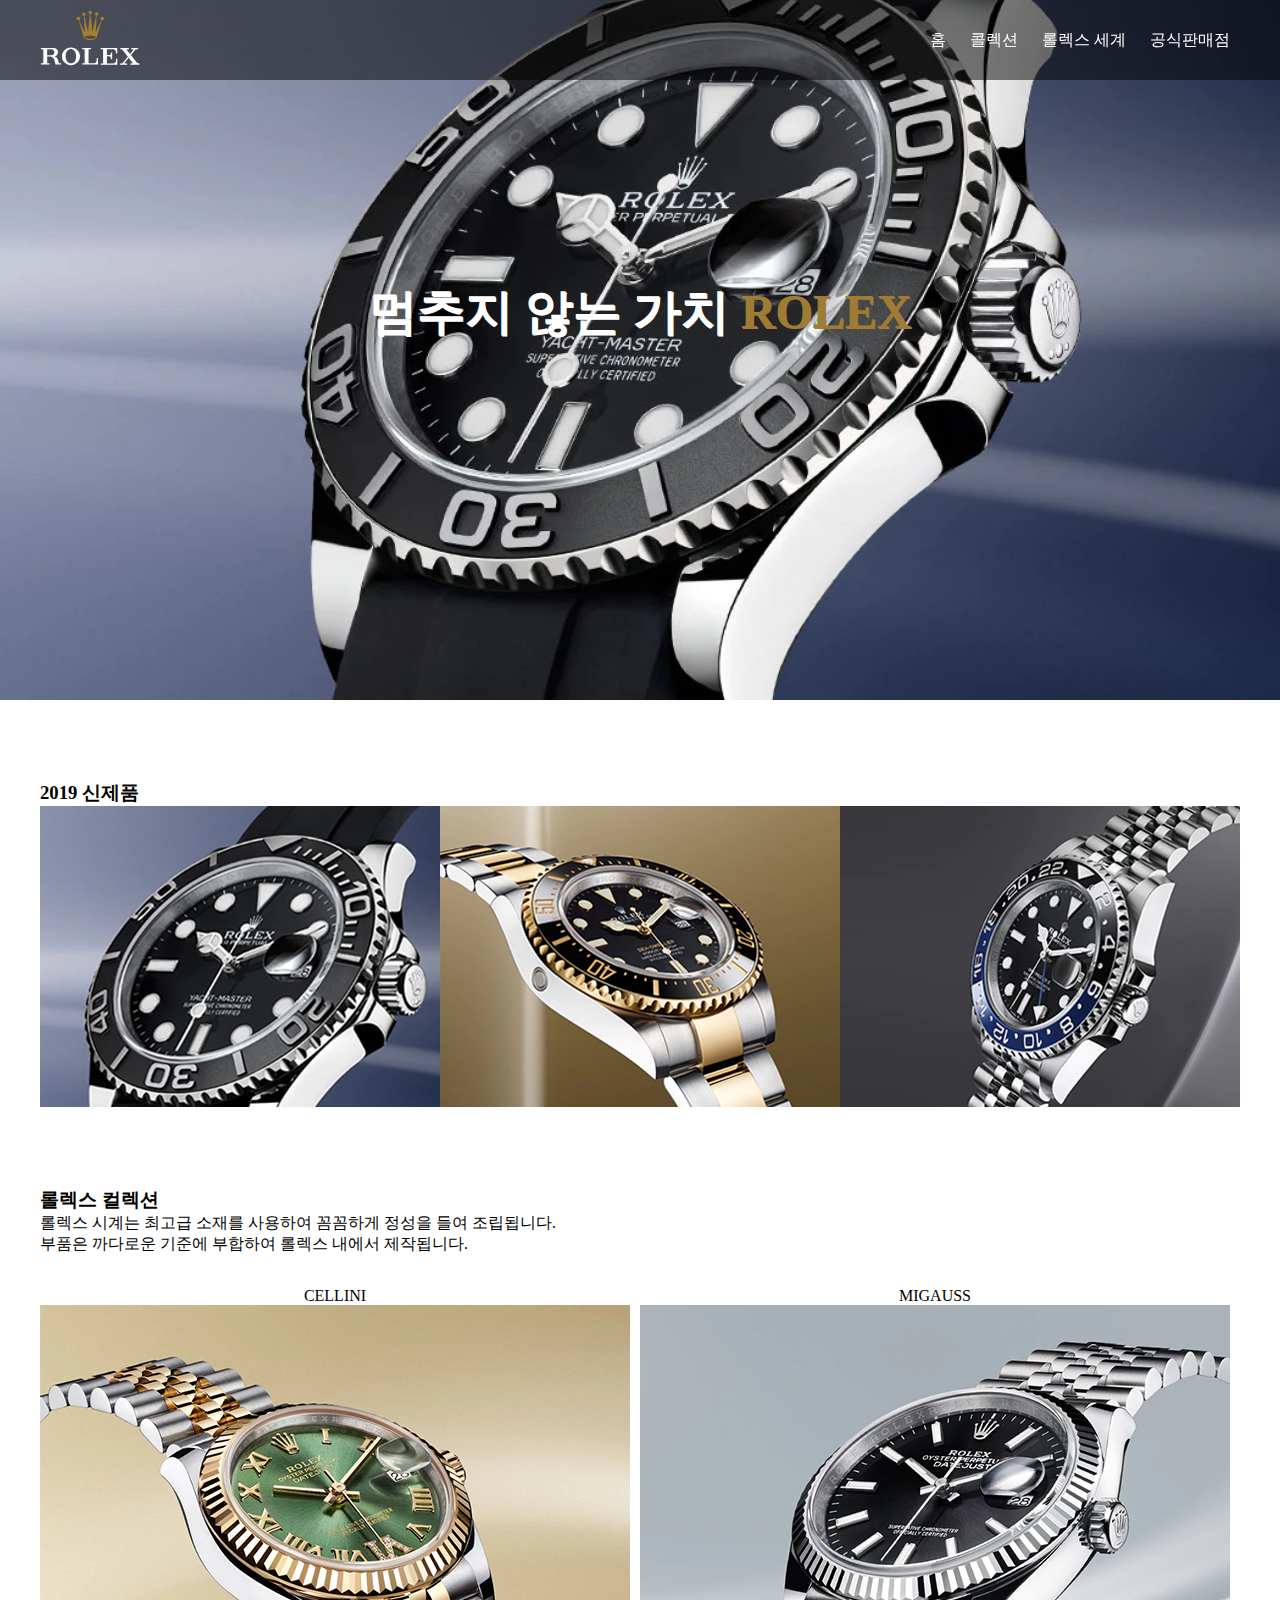
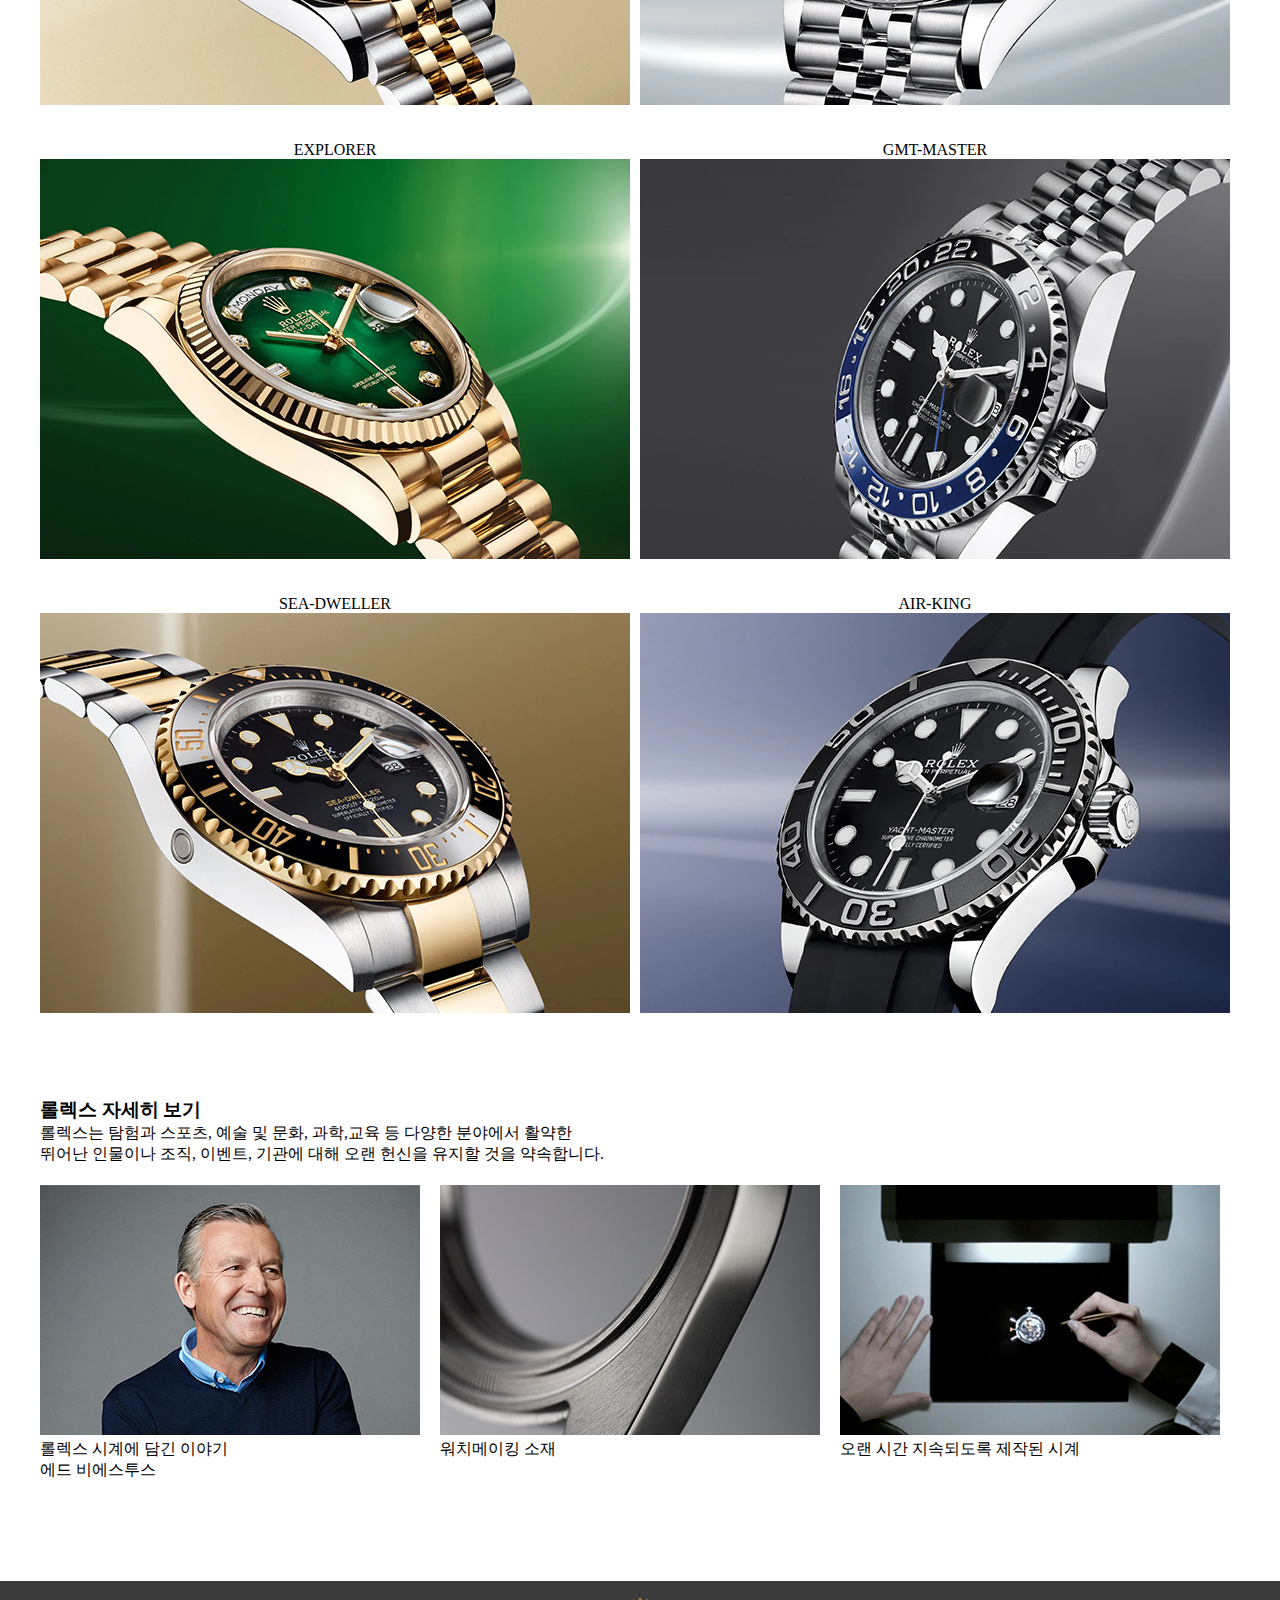
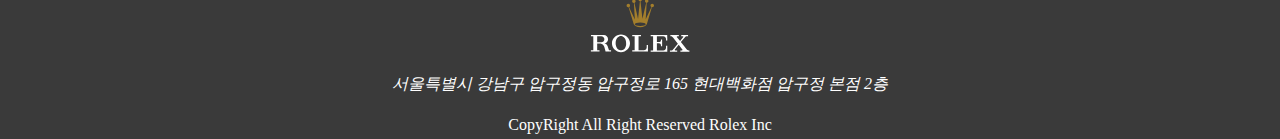
<file: index.html>
<!DOCTYPE html>
<html lang="en">
<head>
    <meta charset="UTF-8">
    <meta name="viewport" content="width=device-width, initial-scale=1.0">
    <meta http-equiv="X-UA-Compatible" content="ie=edge">
    <title>rolex</title>
    <link href="https://fonts.googleapis.com/css?family=Nanum+Gothic|Open+Sans&display=swap" rel="stylesheet">
    <script src="https://ajax.googleapis.com/ajax/libs/jquery/3.4.1/jquery.min.js"></script>
    <link rel="stylesheet" href="css/main.css">
</head>
<body>
    <header>
        <div class="top_navibox">
            <div class="container">
                
                <nav>
                    <h1><a href="rolex.html"><img src="images/rolex-logo-white-text.svg" alt=""></a></h1>
                   
                    <ul>
                        <li><a href="#">홈</a></li>
                        <li> <a href="">콜렉션</a></li>
                        <li><a href="sub01.html">롤렉스 세계</a></li>
                        <li><a href="sub02.html">공식판매점</a></li>
                       
                    </ul>
                    
                    
                </nav>
            </div>
        </div>
        
        
    </header>
    <div class="main_visual"> <h2>멈추지 않는 가치 <span>ROLEX</span></h2></div>
    <div class="container">
        <section class="new">
            <h3>2019 신제품</h3>
            <div>
                <img src="images/new01.png" alt="">
            </div>
            <div>
                <img src="images/new02.png" alt="">
            </div>
            <div class="test">
                    <img src="images/new03.png" alt="">
            </div>
        </section>
        <section class="collect container">
            <div class="colltext">
                <h3>롤렉스 컬렉션</h3>
                <p>롤렉스 시계는 최고급 소재를 사용하여 꼼꼼하게 정성을 들여 조립됩니다.<br>
                   부품은 까다로운 기준에 부합하여 롤렉스 내에서 제작됩니다.
                </p>
            </div>
            <div class="colimg">
                <ul>
                    <li><p>CELLINI</p><img src="images/col01.png" alt="1"></li>
                    <li><p>MIGAUSS</p><img src="images/col02.png" alt="2"></li>
                    <li><p>EXPLORER</p><img src="images/col03.png" alt="3"></li>
                    <li><p>GMT-MASTER</p><img src="images/col04.png" alt="4"></li>
                    <li><p>SEA-DWELLER</p><img src="images/col05.png" alt="5"></li>
                    <li><p>AIR-KING</p><img src="images/col06.png" alt="6"></li>
                </ul>
            </div>    
        </section>
        <section class="detail container">
            
                <h3>롤렉스 자세히 보기</h3>
                <p>롤렉스는 탐험과 스포츠, 예술 및 문화, 과학,교육 등 다양한 분야에서 활약한<br>
                   뛰어난 인물이나 조직, 이벤트, 기관에 대해 오랜 헌신을 유지할 것을 약속합니다.</p>
            
            
            <div><a href="#"><img src="images/detail01.png" alt=""></a>
                <p>롤렉스 시계에 담긴 이야기<br>에드 비에스투스</p>
            </div>
            <div><a href="#"><img src="images/detail02.png" alt=""></a><p>워치메이킹 소재</p></div> 
            <div class="no"><a href="#"><img src="images/detail03.png" alt=""></a>
                <p>오랜 시간 지속되도록 제작된 시계</p>
            </div>
        </section>
    </div> 
    <footer>
        <img src="images/rolex-logo-white-text.svg" alt="">
        <address>서울특별시 강남구 압구정동 압구정로 165 현대백화점 압구정 본점 2층</address>
        <p>CopyRight All Right Reserved Rolex Inc</p>
    </footer>  
    <div id="disqus_thread"></div>
<script>

/**
*  RECOMMENDED CONFIGURATION VARIABLES: EDIT AND UNCOMMENT THE SECTION BELOW TO INSERT DYNAMIC VALUES FROM YOUR PLATFORM OR CMS.
*  LEARN WHY DEFINING THESE VARIABLES IS IMPORTANT: https://disqus.com/admin/universalcode/#configuration-variables*/
/*
var disqus_config = function () {
this.page.url = PAGE_URL;  // Replace PAGE_URL with your page's canonical URL variable
this.page.identifier = PAGE_IDENTIFIER; // Replace PAGE_IDENTIFIER with your page's unique identifier variable
};
*/
(function() { // DON'T EDIT BELOW THIS LINE
var d = document, s = d.createElement('script');
s.src = 'https://portfolio-luk6n3qxda.disqus.com/embed.js';
s.setAttribute('data-timestamp', +new Date());
(d.head || d.body).appendChild(s);
})();
</script>
<noscript>Please enable JavaScript to view the <a href="https://disqus.com/?ref_noscript">comments powered by Disqus.</a></noscript>
    
    
    
</body>
</html>
</file>
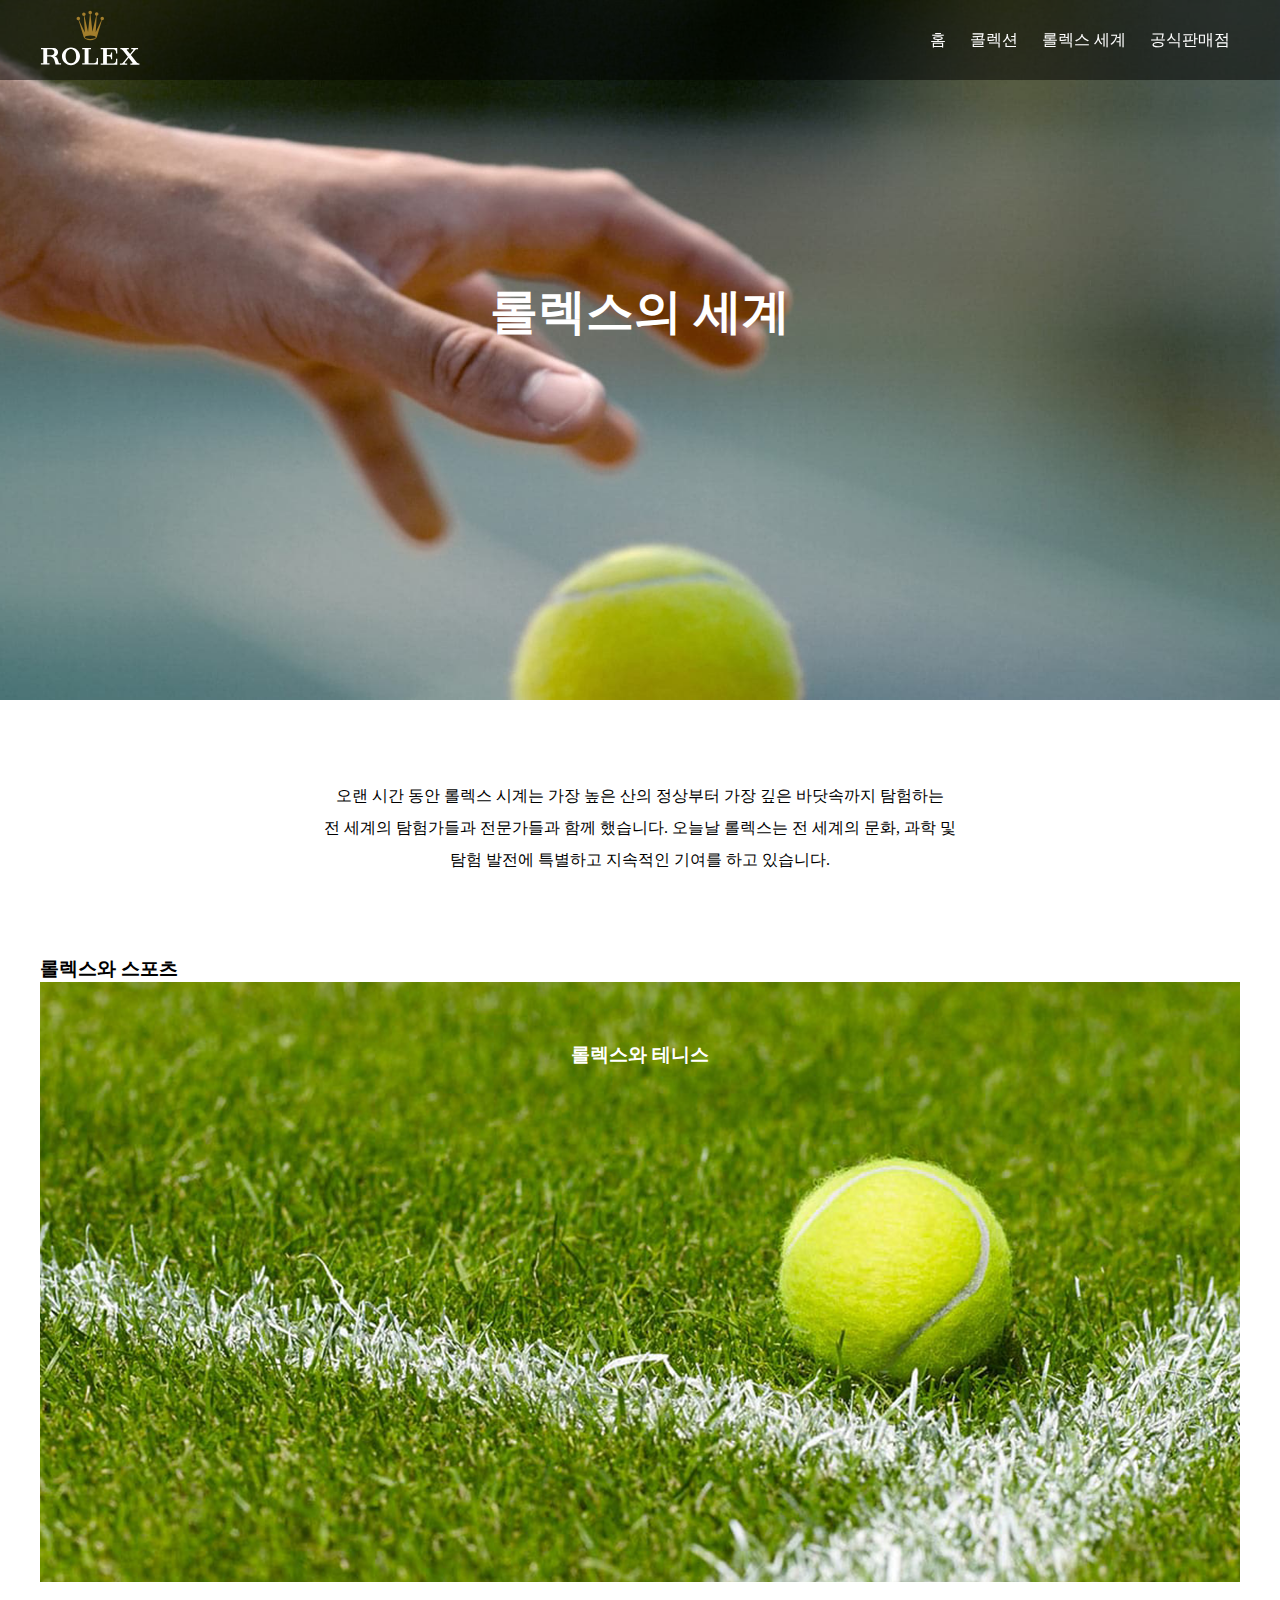
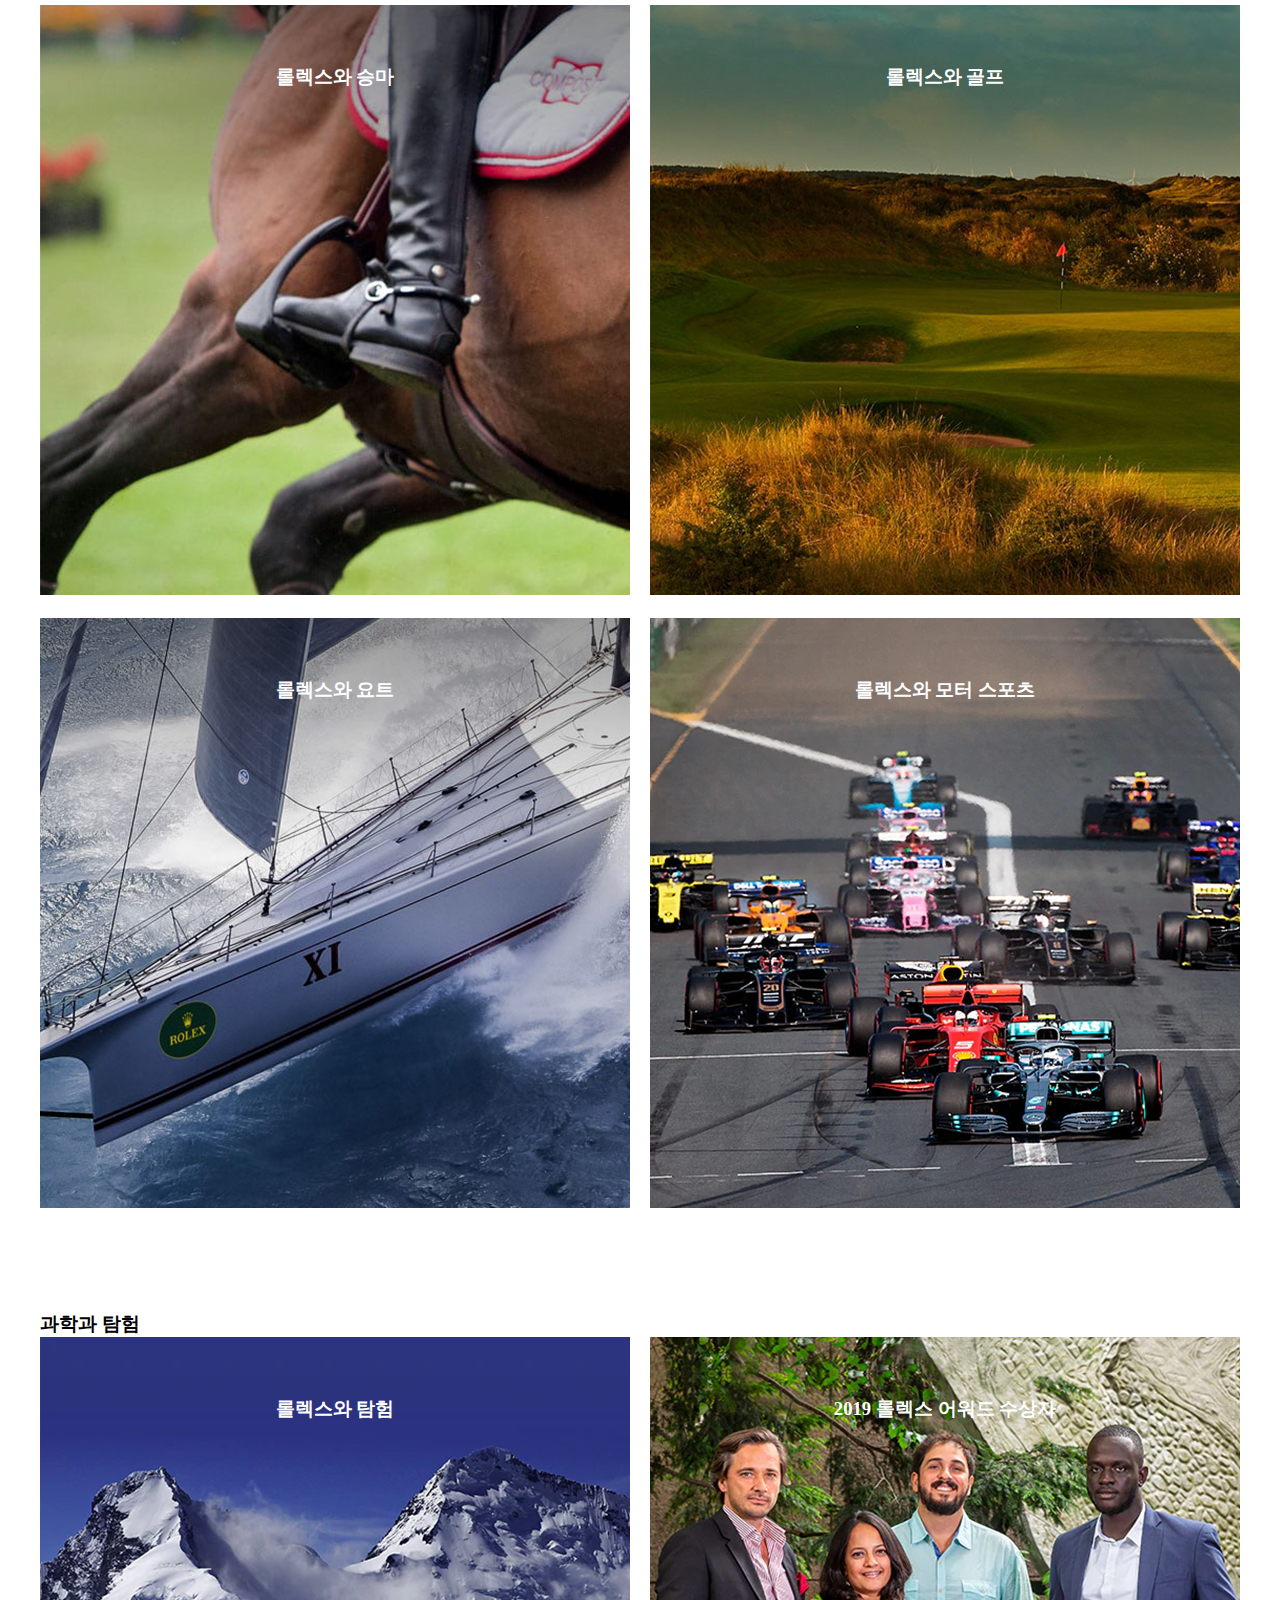
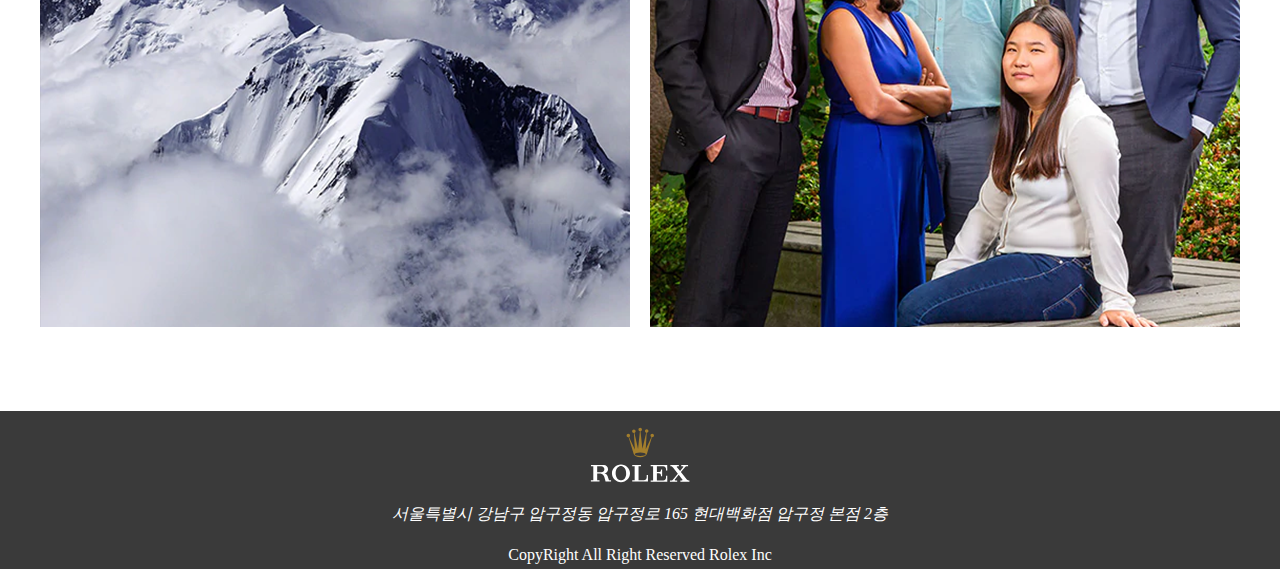
<file: sub01.html>
<!DOCTYPE html>
<html lang="en">
<head>
    <meta charset="UTF-8">
    <meta name="viewport" content="width=device-width, initial-scale=1.0">
    <meta http-equiv="X-UA-Compatible" content="ie=edge">
    <title>rolex_sub page</title>
    <link rel="stylesheet" href="css/sub01.css">
</head>
<body>
        <header>
                <div class="top_navibox">
                    <div class="container">
                        
                        <nav>
                            <h1><a href="index.html"><img src="images/rolex-logo-white-text.svg" alt=""></a></h1>
                           
                            <ul>
                                <li><a href="index.html">홈</a></li>
                                <li> <a href="#">콜렉션</a></li>
                                <li><a href="#">롤렉스 세계</a></li>
                                <li><a href="sub02.html">공식판매점</a></li>
                                
                            </ul>
                         </nav>    
                    </div>        
                </div>       
        </header>             
        <div class="main_visual"> <h2>롤렉스의 세계</h2></div>

        <!--main_visual-->        
        <div class="text container">
            <p>
                오랜 시간 동안 롤렉스 시계는 가장 높은 산의 정상부터 가장 깊은 바닷속까지 탐험하는<br>
                전 세계의 탐험가들과 전문가들과 함께 했습니다. 오늘날 롤렉스는 전 세계의 문화, 과학 및<br>
                탐험 발전에 특별하고 지속적인 기여를 하고 있습니다. 
            </p>
        </div>

        <!--section part-->
        <section class="container">
            <h3>롤렉스와 스포츠</h3>
            <div class="sec1">
                <div class="ten">
                    <a href="#"><img src="images/sub_sports01.png" alt="테니스"></a>
                    <h3>롤렉스와 테니스</h3>
                </div>
                <div class="horse">
                    <a href="#"><img src="images/sub_sports02.png" alt="승마"></a>
                    <h3>롤렉스와 승마</h3>
                </div>
                <div class="golf">
                    <a href="#"><img src="images/sub_sports03.png" alt="골프"></a>
                    <h3>롤렉스와 골프</h3>  
                </div>
                <div class="yot">
                    <a href="#"><img src="images/sub_sports04.png" alt="모터스포츠"></a>
                    <h3>롤렉스와 요트</h3>
                </div>
                <div class="motor">
                    <a href="#"><img src="images/sub_sports05.png" alt="요트"></a>
                    <h3>롤렉스와 모터 스포츠</h3> 
                </div>
            </div>
            
        </section>
        <section class="container">
            <h3>과학과 탐험</h3>
            <div class="sec2">
                <div class="exp">
                    <a href="#"><img src="images/sub_science01.png" alt="모터스포츠"></a>
                    <h3>롤렉스와 탐험</h3>
                </div>    
                <div class="award">
                    <a href="#"><img src="images/sub_science02.png" alt="어워드수상자"></a>
                    <h3>2019 롤렉스 어워드 수상자</h3>
                </div>
            </div>
            
        </section>

        <!--footer-->
        <footer>
            <img src="images/rolex-logo-white-text.svg" alt="">
            <address>서울특별시 강남구 압구정동 압구정로 165 현대백화점 압구정 본점 2층</address>
            <p>CopyRight All Right Reserved Rolex Inc</p>
        </footer>    


</body>
</html>
</file>
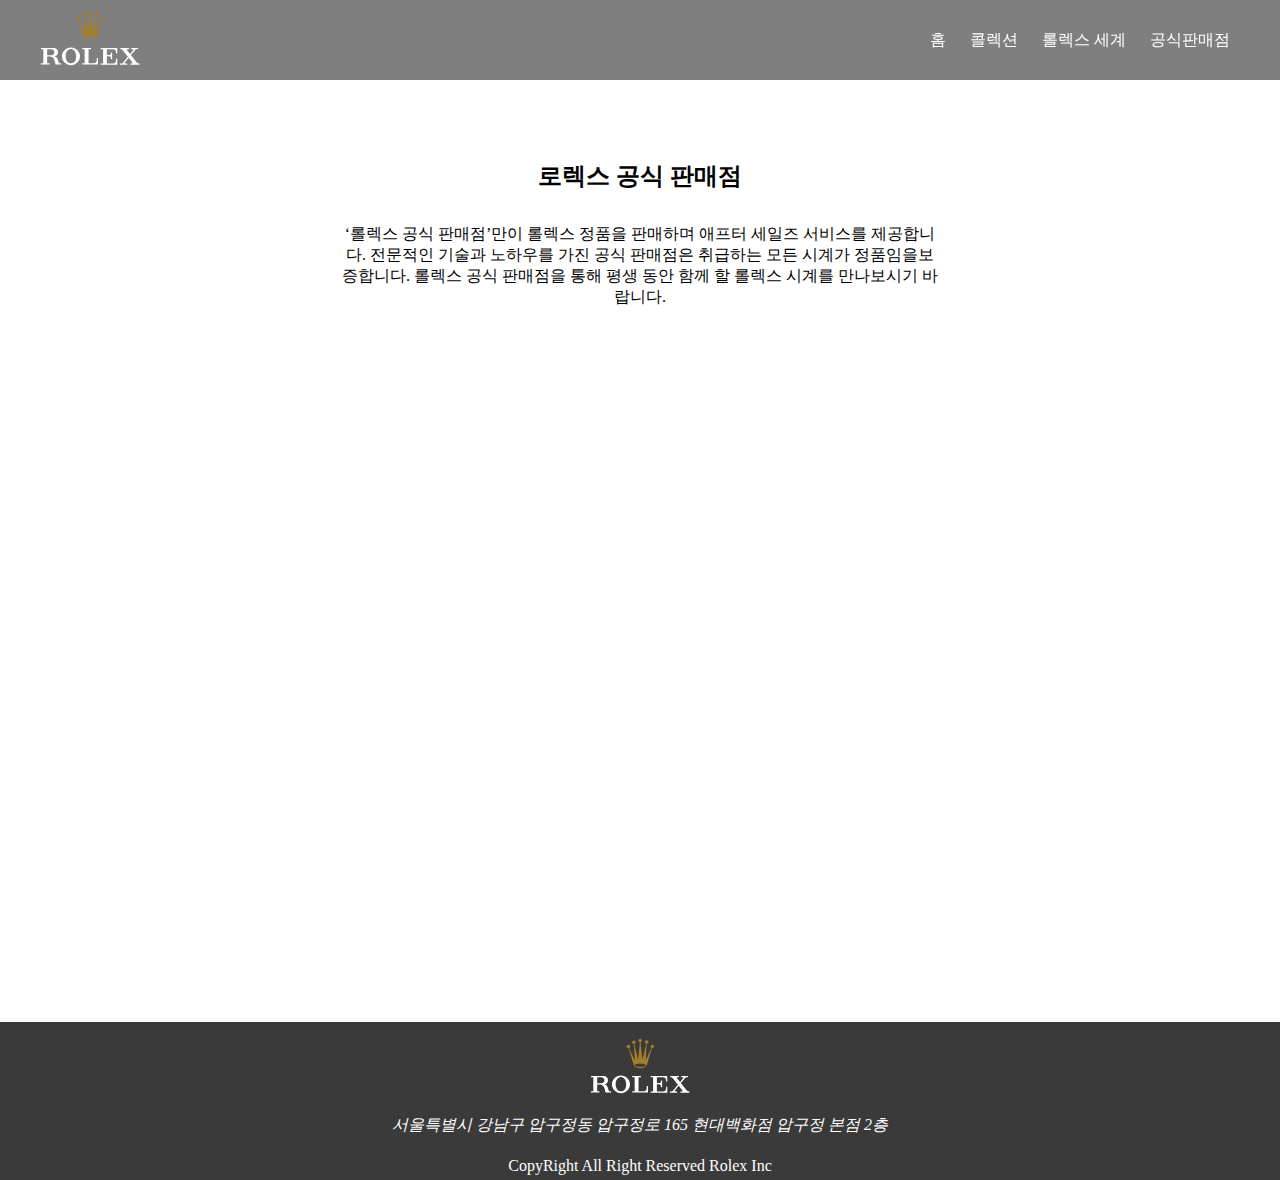
<file: sub02.html>
<!DOCTYPE html>
<html lang="en">
<head>
    <meta charset="UTF-8">
    <meta name="viewport" content="width=device-width, initial-scale=1.0">
    <meta http-equiv="X-UA-Compatible" content="ie=edge">
    <title>지점찾기</title>
    <link rel="stylesheet" href="css/sub02.css">
    <link href="https://fonts.googleapis.com/css?family=Nanum+Gothic|Open+Sans&display=swap" rel="stylesheet">
    <script src="https://ajax.googleapis.com/ajax/libs/jquery/3.4.1/jquery.min.js"></script>
    
</head>
<body>
    
</head>
<body>
    <header>
        <div class="top_navibox">
            <div class="container">
                
                <nav>
                    <h1><a href="rolex.html"><img src="images/rolex-logo-white-text.svg" alt=""></a></h1>
                   
                    <ul>
                        <li><a href="index.html">홈</a></li>
                        <li> <a href="">콜렉션</a></li>
                        <li><a href="sub01.html">롤렉스 세계</a></li>
                        <li><a href="#">공식판매점</a></li>
                    </ul>   
                </nav>
            </div>
        </div>                
    </header> 
    <!--section part-->
    <section class="container">
        <div class="local">
            <h2>로렉스 공식 판매점</h2>
            <p>
                ‘롤렉스 공식 판매점’만이 롤렉스 정품을 판매하며 애프터 세일즈 서비스를 제공합니다.
                 전문적인 기술과 노하우를 가진 공식 판매점은 취급하는 모든 시계가 정품임을보증합니다.
                 롤렉스 공식 판매점을 통해 평생 동안 함께 할 롤렉스 시계를 만나보시기 바랍니다.
            </p>
        </div>
        
    </section>  
    <div class="map">
        <iframe src="https://www.google.com/maps/embed?pb=!1m18!1m12!1m3!1d3164.175916678928!2d127.02516631539451!3d37.52735023412898!2m3!1f0!2f0!3f0!3m2!1i1024!2i768!4f13.1!3m3!1m2!1s0x357ca391b1ea495d%3A0xc6620136f2899442!2z7ZiE64yA67Cx7ZmU7KCQIOyVleq1rOygleuzuOygkA!5e0!3m2!1sko!2skr!4v1563262228024!5m2!1sko!2skr" width="100%" height="550" frameborder="0" style="border:0" allowfullscreen></iframe>
    </div>
    <footer>
        <img src="images/rolex-logo-white-text.svg" alt="">
        <address>서울특별시 강남구 압구정동 압구정로 165 현대백화점 압구정 본점 2층 </address>
        <p>CopyRight All Right Reserved Rolex Inc</p>
    </footer>       
</body>
</html>
</file>
<file: css/main.css>
*{margin: 0%; padding: 0%;box-sizing: border-box;}
ul li{list-style: none;margin: 0%;}
a{text-decoration: none;}

/* header part */
header{width:100%;position: absolute;z-index: 100;}
.container{position: relative;width: 1200px;margin: 0 auto;}
.container::after{content: "";clear: both;}
.top_navibox{width: 100%;height: 80px;background: rgba(0, 0, 0,0.5);position: fixed;}

nav h1{position: absolute;left: 0px;top: 10px;}
nav h1 img{width: 100px;}
.main_visual h2 {position: absolute;left: 50%;transform: translatex(-50%);top: 280px; font-size: 3rem;
        color:white;font-weight: bold;text-shadow: 1px 1px;}
nav ul{position: absolute;right: 0%;line-height: 80px;}
nav ul li{display: inline-block;}
nav ul li a{padding: 0% 10px;color: white;}

/* main_visual part */
.main_visual h2 span{color: #a07b34;font-weight:bolder;}
.main_visual{width: 100%;height: 700px;position: relative; background-image: url("../images/main_04.webp");
             background-repeat: no-repeat;background-size: cover;background-position: center center;overflow: hidden;}

/* main section part */
.new{width:1200px;margin-top: 5rem; margin-bottom: 5rem;overflow: hidden;}
.new div img{float: left;}
.collect{margin-top: 5rem;overflow: hidden;}
.colimg ul li{float: left;margin-right:10px;margin-top: 2rem;}
.colimg ul li p{text-align: center;}
.colimg ul li:nth-child(odd){margin-left:0%;}
.detail{overflow: hidden;margin-top: 5rem;}
.detail p{margin-bottom: 20px;}
.detail div{float: left;margin-right: 20px;}
.detail div:last-child{}
.detail div img{transition: 1s;}
.detail div a:hover img{transform: scale(1.1);}
.detail .no{margin-right: 0px;}

/* 효과 */
/* .new div {overflow: hidden;} */
.new div img{transition: 0.7s;}
.new div img:hover{transform: scale(0.9);}
.colimg ul li{overflow: hidden;}
.colimg ul li img{transition: 0.8s;}
.colimg ul li img:hover{transform: scalex(1.2);}
.colimg ul li img:hover p{color: white;z-index: 50;}
/* footer part */
footer{width:100%;clear: both;margin-top: 5rem;background: rgb(58, 58, 58);}
footer img{width: 100px;position: relative; left: 50%;transform: translate(-50%);margin-top: 1rem;}
address{text-align: center;margin-top: 1rem;color: white;}
footer p{text-align: center;margin-top: 1rem;padding: 5px;color: white;}
</file>
<file: css/sub01.css>
*{margin: 0%; padding: 0%;box-sizing: border-box;}
ul li{list-style: none;margin: 0%;}
a{text-decoration: none;}
header{width:100%;position: absolute;z-index: 100;}
.container{position: relative;width: 1200px;margin: 0 auto;}
.container::after{content: "";clear: both;}
.top_navibox{width: 100%;height: 80px;background: rgba(0, 0, 0,0.5);position: fixed;}

nav h1{position: absolute;left: 0px;top: 10px;}
nav h1 img{width: 100px;}
.main_visual h2 {position: absolute;left: 50%;transform: translatex(-50%);top: 280px; font-size: 3rem;
        color:white;}

/* .main_visual h2 span{color: #a07b34;font-weight:bolder;} */
nav ul{position: absolute;right: 0%;line-height: 80px;}
nav ul li{display: inline-block;}
nav ul li a{padding: 0% 10px;color: white;}
.main_visual{width: 100%;height: 700px;position: relative; background-image: url("../images/sub_main.jpg");
             background-repeat: no-repeat;background-size: cover;background-position: center center;overflow: hidden;}
.text{text-align: center;margin-top: 5rem;margin-bottom: 5rem; line-height: 2rem;} 

/* section part */
.sec1{overflow: hidden;margin-bottom: 5rem}
.sec1 div{float: left;margin-right: 20px;margin-bottom: 19px;}
.sec1 div:nth-child(odd){margin-right: 0%;}
.ten {position: relative;}
.ten h3{position: absolute;left: 50%;transform: translatex(-50%);top:10%;color: white;}
.horse {position: relative;}
.horse h3{position: absolute;left: 50%;transform: translatex(-50%);top:10%;color: white;}
.golf {position: relative;}
.golf h3{position: absolute;left: 50%;transform: translatex(-50%);top:10%;color: white;}
.motor{position: relative;}
.motor h3{position: absolute;left: 50%;transform: translatex(-50%);top:10%;color: white;}
.yot{position: relative;}
.yot h3{position: absolute;left: 50%;transform: translatex(-50%);top:10%;color: white;}
.sec2{overflow: hidden;}
.sec2 div{float: left;margin-right: 20px;}
.sec2 div:last-child{margin-right: 0%;}
.exp{position: relative;}
.exp h3{position: absolute;left: 50%;transform: translatex(-50%);top:10%;color: white;}
.award{position: relative;}
.award h3{position: absolute;left: 50%;transform: translatex(-50%);top:10%;color: white;}
/* 효과 */
section div{overflow: hidden;}
.sec1 div img{transition: 0.7s;}
.sec1 div img:hover{transform: scale(1.2);}
.sec2 div img{transition: 0.7s;}
.sec2 div img:hover{transform: scale(1.2);}
/* footer part */
footer{width:100%;clear: both;margin-top: 5rem;background: rgb(58, 58, 58);}
footer img{width: 100px;position: relative; left: 50%;transform: translate(-50%);margin-top: 1rem;}
address{text-align: center;margin-top: 1rem;color: white;}
footer p{text-align: center;margin-top: 1rem;padding: 5px;color: white;}
</file>
<file: css/sub02.css>
*{margin: 0%; padding: 0%;box-sizing: border-box;}
ul li{list-style: none;margin: 0%;}
a{text-decoration: none;}

/* header part */
header{width:100%;position: relative;z-index: 100;}
.container{position: relative;width: 1200px;margin: 0 auto;}
.container::after{content: "";clear: both;}
.top_navibox{width: 100%;height: 80px;background: rgba(0, 0, 0,0.5);position: fixed;}

nav h1{position: absolute;left: 0px;top: 10px;}
nav h1 img{width: 100px;}
.main_visual h2 {position: absolute;left: 50%;transform: translatex(-50%);top: 280px; font-size: 3rem;
        color:white;font-weight: bold;text-shadow: 1px 1px;}
nav ul{position: absolute;right: 0%;line-height: 80px;}
nav ul li{display: inline-block;}
nav ul li a{padding: 0% 10px;color: white;}

/* section part */
.local h2{padding-top: 10rem;text-align: center;}
.local p{width:600px;text-align: center;margin: 0 auto;margin-top: 2rem;}
.map{width: 100%; margin-top:5rem;}

/* footer part */
footer{width:100%;clear: both;margin-top: 5rem;background: rgb(58, 58, 58);}
footer img{width: 100px;position: relative; left: 50%;transform: translate(-50%);margin-top: 1rem;}
address{text-align: center;margin-top: 1rem;color: white;}
footer p{text-align: center;margin-top: 1rem;padding: 5px;color: white;}
</file>
